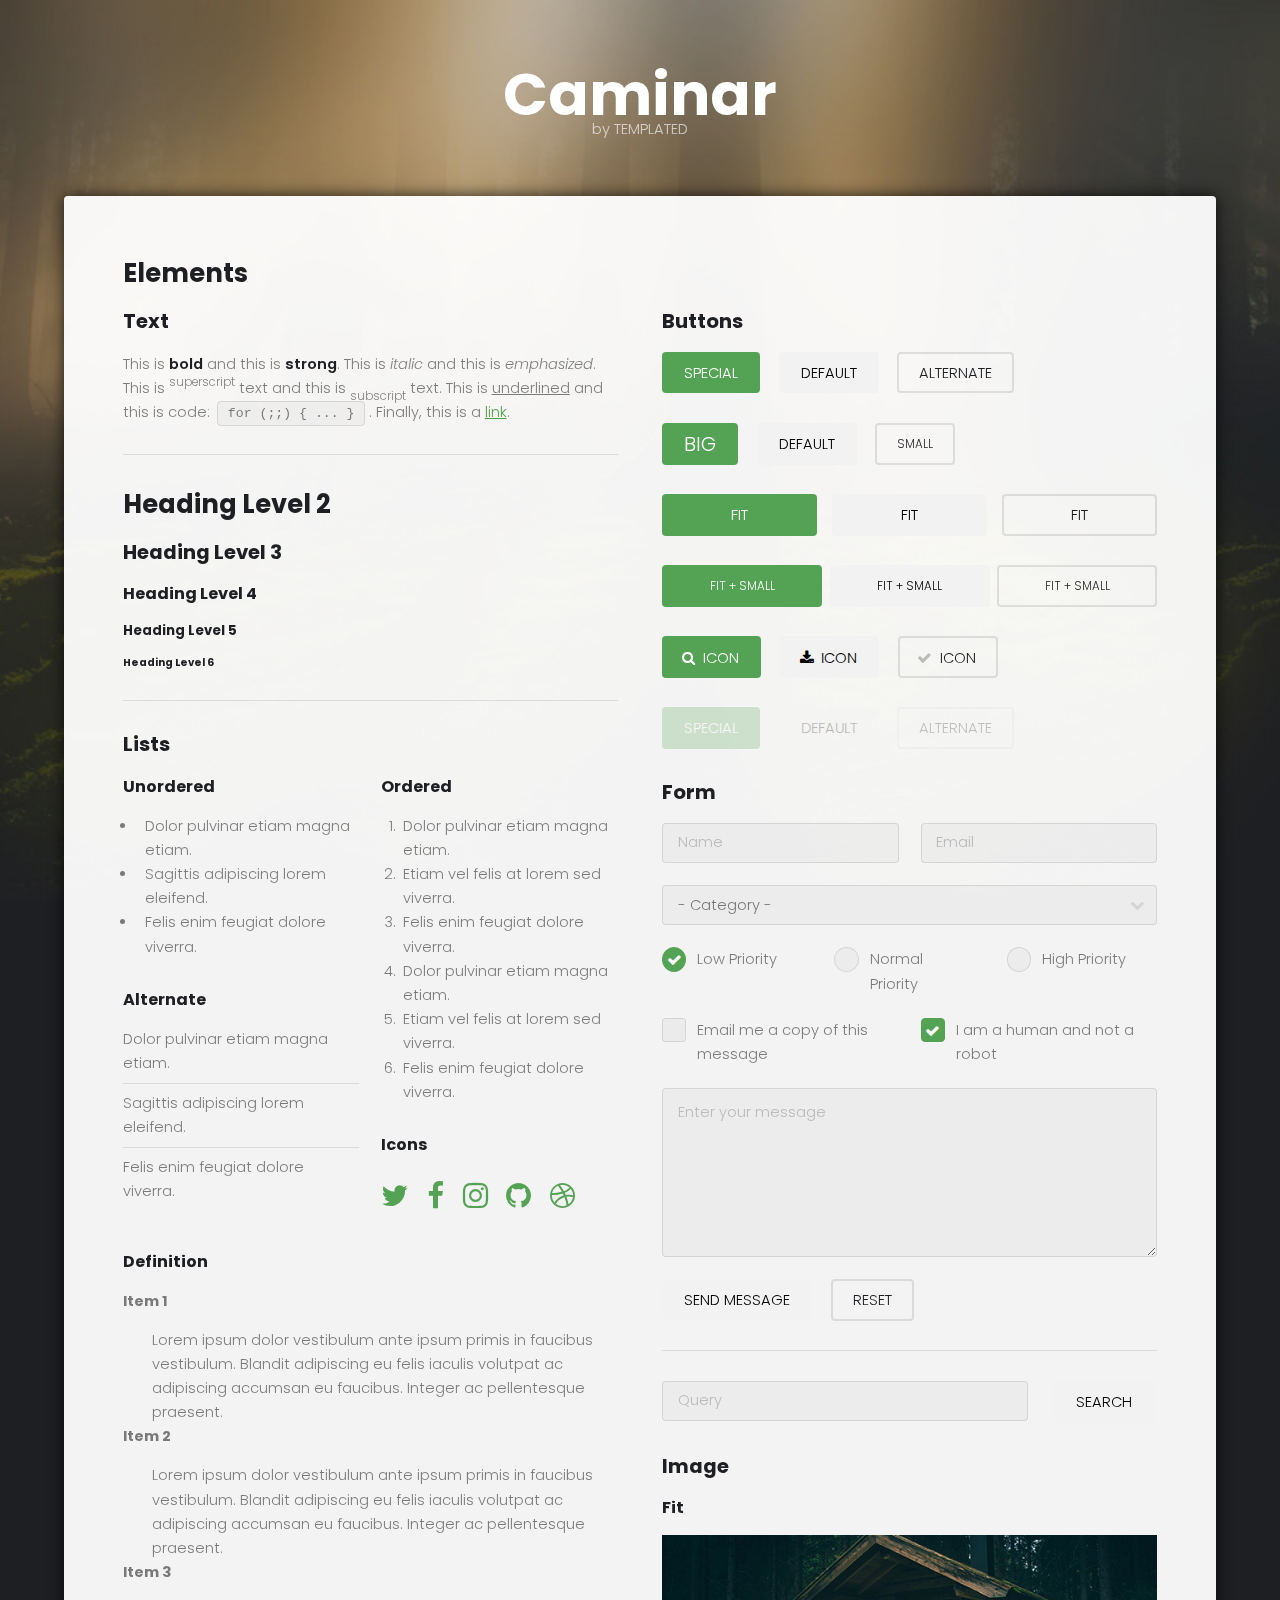
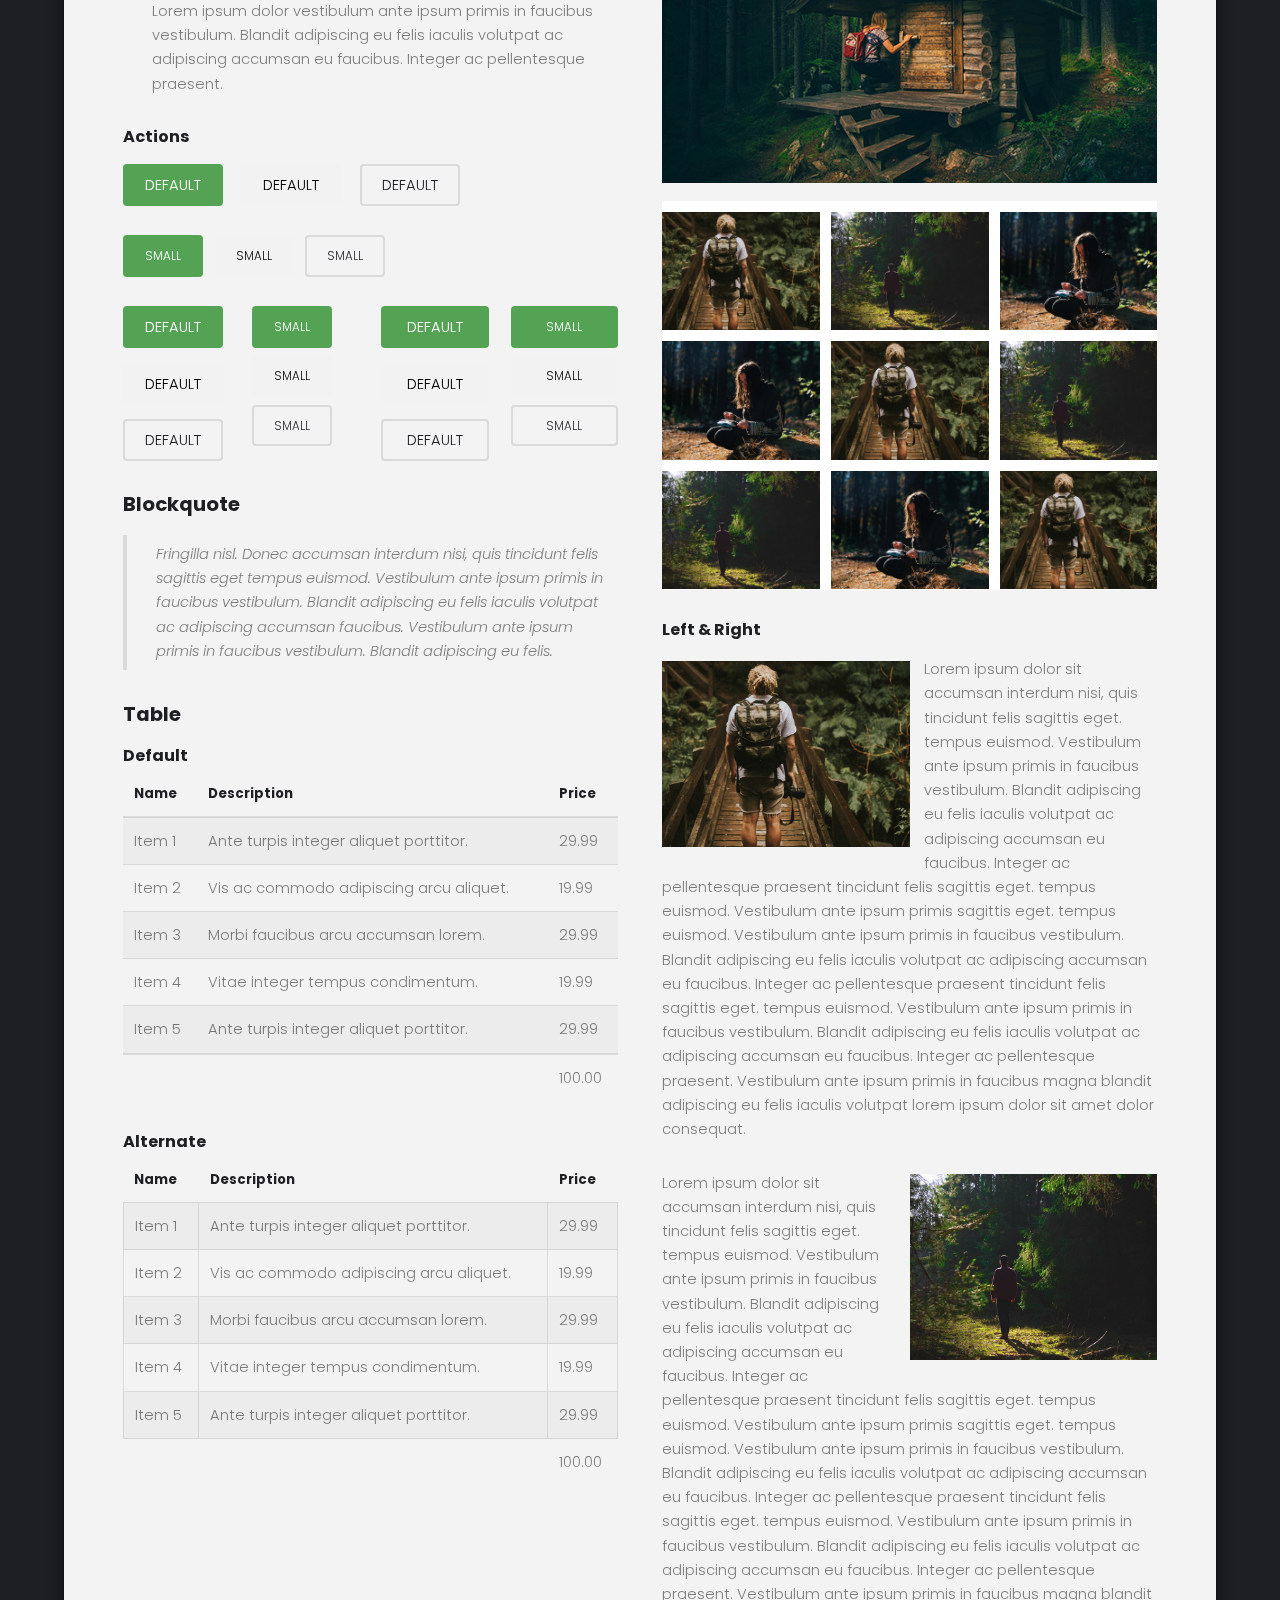
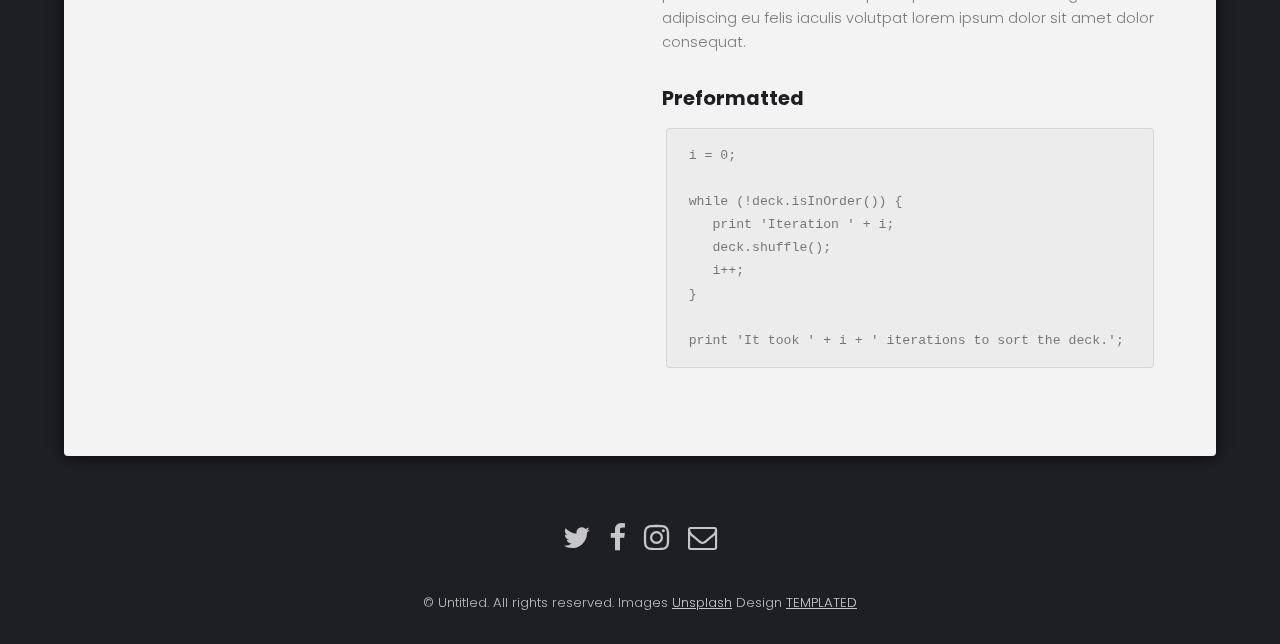
<file: webapp/elements.html>
<!DOCTYPE HTML>
<!--
	Caminar by TEMPLATED
	templated.co @templatedco
	Released for free under the Creative Commons Attribution 3.0 license (templated.co/license)
-->
<html>
	<head>
		<title>Caminar by TEMPLATED</title>
		<meta charset="utf-8" />
		<meta name="viewport" content="width=device-width, initial-scale=1" />
		<link rel="stylesheet" href="assets/css/main.css" />
	</head>
	<body>

		<!-- Header -->
			<header id="header">
				<div class="logo"><a href="#">Caminar <span>by TEMPLATED</span></a></div>
			</header>

		<!-- Main -->
			<section id="main">
				<div class="inner">
					<div class="wrapper style1">
						<div class="content">

							<!-- Elements -->
								<h2 id="elements">Elements</h2>
								<div class="row 200%">
									<div class="6u 12u$(medium)">

										<!-- Text stuff -->
											<h3>Text</h3>
											<p>This is <b>bold</b> and this is <strong>strong</strong>. This is <i>italic</i> and this is <em>emphasized</em>.
											This is <sup>superscript</sup> text and this is <sub>subscript</sub> text.
											This is <u>underlined</u> and this is code: <code>for (;;) { ... }</code>.
											Finally, this is a <a href="#">link</a>.</p>
											<hr />
											<h2>Heading Level 2</h2>
											<h3>Heading Level 3</h3>
											<h4>Heading Level 4</h4>
											<h5>Heading Level 5</h5>
											<h6>Heading Level 6</h6>
											<hr />

										<!-- Lists -->
											<h3>Lists</h3>
											<div class="row">
												<div class="6u 12u$(small)">

													<h4>Unordered</h4>
													<ul>
														<li>Dolor pulvinar etiam magna etiam.</li>
														<li>Sagittis adipiscing lorem eleifend.</li>
														<li>Felis enim feugiat dolore viverra.</li>
													</ul>

													<h4>Alternate</h4>
													<ul class="alt">
														<li>Dolor pulvinar etiam magna etiam.</li>
														<li>Sagittis adipiscing lorem eleifend.</li>
														<li>Felis enim feugiat dolore viverra.</li>
													</ul>

												</div>
												<div class="6u$ 12u$(small)">

													<h4>Ordered</h4>
													<ol>
														<li>Dolor pulvinar etiam magna etiam.</li>
														<li>Etiam vel felis at lorem sed viverra.</li>
														<li>Felis enim feugiat dolore viverra.</li>
														<li>Dolor pulvinar etiam magna etiam.</li>
														<li>Etiam vel felis at lorem sed viverra.</li>
														<li>Felis enim feugiat dolore viverra.</li>
													</ol>

													<h4>Icons</h4>
													<ul class="icons">
														<li><a href="#" class="icon fa-twitter"><span class="label">Twitter</span></a></li>
														<li><a href="#" class="icon fa-facebook"><span class="label">Facebook</span></a></li>
														<li><a href="#" class="icon fa-instagram"><span class="label">Instagram</span></a></li>
														<li><a href="#" class="icon fa-github"><span class="label">Github</span></a></li>
														<li><a href="#" class="icon fa-dribbble"><span class="label">Dribbble</span></a></li>
													</ul>

												</div>
											</div>
											<h4>Definition</h4>
											<dl>
												<dt>Item 1</dt>
												<dd>
													<p>Lorem ipsum dolor vestibulum ante ipsum primis in faucibus vestibulum. Blandit adipiscing eu felis iaculis volutpat ac adipiscing accumsan eu faucibus. Integer ac pellentesque praesent.</p>
												</dd>
												<dt>Item 2</dt>
												<dd>
													<p>Lorem ipsum dolor vestibulum ante ipsum primis in faucibus vestibulum. Blandit adipiscing eu felis iaculis volutpat ac adipiscing accumsan eu faucibus. Integer ac pellentesque praesent.</p>
												</dd>
												<dt>Item 3</dt>
												<dd>
													<p>Lorem ipsum dolor vestibulum ante ipsum primis in faucibus vestibulum. Blandit adipiscing eu felis iaculis volutpat ac adipiscing accumsan eu faucibus. Integer ac pellentesque praesent.</p>
												</dd>
											</dl>

											<h4>Actions</h4>
											<ul class="actions">
												<li><a href="#" class="button special">Default</a></li>
												<li><a href="#" class="button">Default</a></li>
												<li><a href="#" class="button alt">Default</a></li>
											</ul>
											<ul class="actions small">
												<li><a href="#" class="button special small">Small</a></li>
												<li><a href="#" class="button small">Small</a></li>
												<li><a href="#" class="button alt small">Small</a></li>
											</ul>
											<div class="row">
												<div class="3u 12u$(small)">
													<ul class="actions vertical">
														<li><a href="#" class="button special">Default</a></li>
														<li><a href="#" class="button">Default</a></li>
														<li><a href="#" class="button alt">Default</a></li>
													</ul>
												</div>
												<div class="3u 12u$(small)">
													<ul class="actions vertical small">
														<li><a href="#" class="button special small">Small</a></li>
														<li><a href="#" class="button small">Small</a></li>
														<li><a href="#" class="button alt small">Small</a></li>
													</ul>
												</div>
												<div class="3u 12u$(small)">
													<ul class="actions vertical">
														<li><a href="#" class="button special fit">Default</a></li>
														<li><a href="#" class="button fit">Default</a></li>
														<li><a href="#" class="button alt fit">Default</a></li>
													</ul>
												</div>
												<div class="3u$ 12u$(small)">
													<ul class="actions vertical small">
														<li><a href="#" class="button special small fit">Small</a></li>
														<li><a href="#" class="button small fit">Small</a></li>
														<li><a href="#" class="button alt small fit">Small</a></li>
													</ul>
												</div>
											</div>

										<!-- Blockquote -->
											<h3>Blockquote</h3>
											<blockquote>Fringilla nisl. Donec accumsan interdum nisi, quis tincidunt felis sagittis eget tempus euismod. Vestibulum ante ipsum primis in faucibus vestibulum. Blandit adipiscing eu felis iaculis volutpat ac adipiscing accumsan faucibus. Vestibulum ante ipsum primis in faucibus vestibulum. Blandit adipiscing eu felis.</blockquote>

										<!-- Table -->
											<h3>Table</h3>

											<h4>Default</h4>
											<div class="table-wrapper">
												<table>
													<thead>
														<tr>
															<th>Name</th>
															<th>Description</th>
															<th>Price</th>
														</tr>
													</thead>
													<tbody>
														<tr>
															<td>Item 1</td>
															<td>Ante turpis integer aliquet porttitor.</td>
															<td>29.99</td>
														</tr>
														<tr>
															<td>Item 2</td>
															<td>Vis ac commodo adipiscing arcu aliquet.</td>
															<td>19.99</td>
														</tr>
														<tr>
															<td>Item 3</td>
															<td> Morbi faucibus arcu accumsan lorem.</td>
															<td>29.99</td>
														</tr>
														<tr>
															<td>Item 4</td>
															<td>Vitae integer tempus condimentum.</td>
															<td>19.99</td>
														</tr>
														<tr>
															<td>Item 5</td>
															<td>Ante turpis integer aliquet porttitor.</td>
															<td>29.99</td>
														</tr>
													</tbody>
													<tfoot>
														<tr>
															<td colspan="2"></td>
															<td>100.00</td>
														</tr>
													</tfoot>
												</table>
											</div>

											<h4>Alternate</h4>
											<div class="table-wrapper">
												<table class="alt">
													<thead>
														<tr>
															<th>Name</th>
															<th>Description</th>
															<th>Price</th>
														</tr>
													</thead>
													<tbody>
														<tr>
															<td>Item 1</td>
															<td>Ante turpis integer aliquet porttitor.</td>
															<td>29.99</td>
														</tr>
														<tr>
															<td>Item 2</td>
															<td>Vis ac commodo adipiscing arcu aliquet.</td>
															<td>19.99</td>
														</tr>
														<tr>
															<td>Item 3</td>
															<td> Morbi faucibus arcu accumsan lorem.</td>
															<td>29.99</td>
														</tr>
														<tr>
															<td>Item 4</td>
															<td>Vitae integer tempus condimentum.</td>
															<td>19.99</td>
														</tr>
														<tr>
															<td>Item 5</td>
															<td>Ante turpis integer aliquet porttitor.</td>
															<td>29.99</td>
														</tr>
													</tbody>
													<tfoot>
														<tr>
															<td colspan="2"></td>
															<td>100.00</td>
														</tr>
													</tfoot>
												</table>
											</div>

									</div>
									<div class="6u$ 12u$(medium)">

										<!-- Buttons -->
											<h3>Buttons</h3>
											<ul class="actions">
												<li><a href="#" class="button special">Special</a></li>
												<li><a href="#" class="button">Default</a></li>
												<li><a href="#" class="button alt">Alternate</a></li>
											</ul>
											<ul class="actions">
												<li><a href="#" class="button special big">Big</a></li>
												<li><a href="#" class="button">Default</a></li>
												<li><a href="#" class="button alt small">Small</a></li>
											</ul>
											<ul class="actions fit">
												<li><a href="#" class="button special fit">Fit</a></li>
												<li><a href="#" class="button fit">Fit</a></li>
												<li><a href="#" class="button alt fit">Fit</a></li>
											</ul>
											<ul class="actions fit small">
												<li><a href="#" class="button special fit small">Fit + Small</a></li>
												<li><a href="#" class="button fit small">Fit + Small</a></li>
												<li><a href="#" class="button alt fit small">Fit + Small</a></li>
											</ul>
											<ul class="actions">
												<li><a href="#" class="button special icon fa-search">Icon</a></li>
												<li><a href="#" class="button icon fa-download">Icon</a></li>
												<li><a href="#" class="button alt icon fa-check">Icon</a></li>
											</ul>
											<ul class="actions">
												<li><span class="button special disabled">Special</span></li>
												<li><span class="button disabled">Default</span></li>
												<li><span class="button alt disabled">Alternate</span></li>
											</ul>

										<!-- Form -->
											<h3>Form</h3>

											<form method="post" action="#">
												<div class="row uniform">
													<div class="6u 12u$(xsmall)">
														<input type="text" name="name" id="name" value="" placeholder="Name" />
													</div>
													<div class="6u$ 12u$(xsmall)">
														<input type="email" name="email" id="email" value="" placeholder="Email" />
													</div>
													<!-- Break -->
													<div class="12u$">
														<div class="select-wrapper">
															<select name="category" id="category">
																<option value="">- Category -</option>
																<option value="1">Manufacturing</option>
																<option value="1">Shipping</option>
																<option value="1">Administration</option>
																<option value="1">Human Resources</option>
															</select>
														</div>
													</div>
													<!-- Break -->
													<div class="4u 12u$(small)">
														<input type="radio" id="priority-low" name="priority" checked>
														<label for="priority-low">Low Priority</label>
													</div>
													<div class="4u 12u$(small)">
														<input type="radio" id="priority-normal" name="priority">
														<label for="priority-normal">Normal Priority</label>
													</div>
													<div class="4u$ 12u$(small)">
														<input type="radio" id="priority-high" name="priority">
														<label for="priority-high">High Priority</label>
													</div>
													<!-- Break -->
													<div class="6u 12u$(small)">
														<input type="checkbox" id="copy" name="copy">
														<label for="copy">Email me a copy of this message</label>
													</div>
													<div class="6u$ 12u$(small)">
														<input type="checkbox" id="human" name="human" checked>
														<label for="human">I am a human and not a robot</label>
													</div>
													<!-- Break -->
													<div class="12u$">
														<textarea name="message" id="message" placeholder="Enter your message" rows="6"></textarea>
													</div>
													<!-- Break -->
													<div class="12u$">
														<ul class="actions">
															<li><input type="submit" value="Send Message" /></li>
															<li><input type="reset" value="Reset" class="alt" /></li>
														</ul>
													</div>
												</div>
											</form>

											<hr />

											<form method="post" action="#">
												<div class="row uniform">
													<div class="9u 12u$(small)">
														<input type="text" name="query" id="query" value="" placeholder="Query" />
													</div>
													<div class="3u$ 12u$(small)">
														<input type="submit" value="Search" class="fit" />
													</div>
												</div>
											</form>

										<!-- Image -->
											<h3>Image</h3>

											<h4>Fit</h4>
											<span class="image fit"><img src="images/pic01.jpg" alt="" /></span>
											<div class="box alt">
												<div class="row 50% uniform">
													<div class="4u"><span class="image fit"><img src="images/pic06.jpg" alt="" /></span></div>
													<div class="4u"><span class="image fit"><img src="images/pic07.jpg" alt="" /></span></div>
													<div class="4u$"><span class="image fit"><img src="images/pic08.jpg" alt="" /></span></div>
													<!-- Break -->
													<div class="4u"><span class="image fit"><img src="images/pic08.jpg" alt="" /></span></div>
													<div class="4u"><span class="image fit"><img src="images/pic06.jpg" alt="" /></span></div>
													<div class="4u$"><span class="image fit"><img src="images/pic07.jpg" alt="" /></span></div>
													<!-- Break -->
													<div class="4u"><span class="image fit"><img src="images/pic07.jpg" alt="" /></span></div>
													<div class="4u"><span class="image fit"><img src="images/pic08.jpg" alt="" /></span></div>
													<div class="4u$"><span class="image fit"><img src="images/pic06.jpg" alt="" /></span></div>
												</div>
											</div>

											<h4>Left &amp; Right</h4>
											<p><span class="image left"><img src="images/pic06.jpg" alt="" /></span>Lorem ipsum dolor sit accumsan interdum nisi, quis tincidunt felis sagittis eget. tempus euismod. Vestibulum ante ipsum primis in faucibus vestibulum. Blandit adipiscing eu felis iaculis volutpat ac adipiscing accumsan eu faucibus. Integer ac pellentesque praesent tincidunt felis sagittis eget. tempus euismod. Vestibulum ante ipsum primis sagittis eget. tempus euismod. Vestibulum ante ipsum primis in faucibus vestibulum. Blandit adipiscing eu felis iaculis volutpat ac adipiscing accumsan eu faucibus. Integer ac pellentesque praesent tincidunt felis sagittis eget. tempus euismod. Vestibulum ante ipsum primis in faucibus vestibulum. Blandit adipiscing eu felis iaculis volutpat ac adipiscing accumsan eu faucibus. Integer ac pellentesque praesent. Vestibulum ante ipsum primis in faucibus magna blandit adipiscing eu felis iaculis volutpat lorem ipsum dolor sit amet dolor consequat.</p>
											<p><span class="image right"><img src="images/pic07.jpg" alt="" /></span>Lorem ipsum dolor sit accumsan interdum nisi, quis tincidunt felis sagittis eget. tempus euismod. Vestibulum ante ipsum primis in faucibus vestibulum. Blandit adipiscing eu felis iaculis volutpat ac adipiscing accumsan eu faucibus. Integer ac pellentesque praesent tincidunt felis sagittis eget. tempus euismod. Vestibulum ante ipsum primis sagittis eget. tempus euismod. Vestibulum ante ipsum primis in faucibus vestibulum. Blandit adipiscing eu felis iaculis volutpat ac adipiscing accumsan eu faucibus. Integer ac pellentesque praesent tincidunt felis sagittis eget. tempus euismod. Vestibulum ante ipsum primis in faucibus vestibulum. Blandit adipiscing eu felis iaculis volutpat ac adipiscing accumsan eu faucibus. Integer ac pellentesque praesent. Vestibulum ante ipsum primis in faucibus magna blandit adipiscing eu felis iaculis volutpat lorem ipsum dolor sit amet dolor consequat.</p>

										<!-- Preformatted Code -->
											<h3>Preformatted</h3>
											<pre><code>i = 0;

while (!deck.isInOrder()) {
   print 'Iteration ' + i;
   deck.shuffle();
   i++;
}

print 'It took ' + i + ' iterations to sort the deck.';
</code></pre>

									</div>
								</div>
							</div>

						</div>
					</div>
			</section>

		<!-- Footer -->
			<footer id="footer">
				<div class="container">
					<ul class="icons">
						<li><a href="#" class="icon fa-twitter"><span class="label">Twitter</span></a></li>
						<li><a href="#" class="icon fa-facebook"><span class="label">Facebook</span></a></li>
						<li><a href="#" class="icon fa-instagram"><span class="label">Instagram</span></a></li>
						<li><a href="#" class="icon fa-envelope-o"><span class="label">Email</span></a></li>
					</ul>
				</div>
				<div class="copyright">
					&copy; Untitled. All rights reserved. Images <a href="https://unsplash.com">Unsplash</a> Design <a href="https://templated.co">TEMPLATED</a>
				</div>
			</footer>

		<!-- Scripts -->
			<script src="assets/js/jquery.min.js"></script>
			<script src="assets/js/jquery.poptrox.min.js"></script>
			<script src="assets/js/skel.min.js"></script>
			<script src="assets/js/util.js"></script>
			<script src="assets/js/main.js"></script>

	</body>
</html>
</file>
<file: webapp/assets/css/main.css>
@import url(font-awesome.min.css);
@import url("https://fonts.googleapis.com/css?family=Poppins:300,400,500,600,700");

/*
	Caminar by TEMPLATED
	templated.co @templatedco
	Released for free under the Creative Commons Attribution 3.0 license (templated.co/license)
*/

/* Reset */

	html, body, div, span, applet, object, iframe, h1, h2, h3, h4, h5, h6, p, blockquote, pre, a, abbr, acronym, address, big, cite, code, del, dfn, em, img, ins, kbd, q, s, samp, small, strike, strong, sub, sup, tt, var, b, u, i, center, dl, dt, dd, ol, ul, li, fieldset, form, label, legend, table, caption, tbody, tfoot, thead, tr, th, td, article, aside, canvas, details, embed, figure, figcaption, footer, header, hgroup, menu, nav, output, ruby, section, summary, time, mark, audio, video {
		margin: 0;
		padding: 0;
		border: 0;
		font-size: 100%;
		font: inherit;
		vertical-align: baseline;
	}

	article, aside, details, figcaption, figure, footer, header, hgroup, menu, nav, section {
		display: block;
	}

	body {
		line-height: 1;
	}

	ol, ul {
		list-style: none;
	}

	blockquote, q {
		quotes: none;
	}

	blockquote:before, blockquote:after, q:before, q:after {
		content: '';
		content: none;
	}

	table {
		border-collapse: collapse;
		border-spacing: 0;
	}

	body {
		-webkit-text-size-adjust: none;
	}

/* Box Model */

	*, *:before, *:after {
		-moz-box-sizing: border-box;
		-webkit-box-sizing: border-box;
		box-sizing: border-box;
	}

/* Containers */

	.container {
		margin-left: auto;
		margin-right: auto;
		text-align: center;
	}

	.container.\31 25\25 {
		width: 100%;
		max-width: 100rem;
		min-width: 80rem;
	}

	.container.\37 5\25 {
		width: 60rem;
	}

	.container.\35 0\25 {
		width: 40rem;
	}

	.container.\32 5\25 {
		width: 20rem;
	}

	.container {
		width: 80rem;
	}

	@media screen and (max-width: 1680px) {

		.container.\31 25\25 {
			width: 100%;
			max-width: 100rem;
			min-width: 80rem;
		}

		.container.\37 5\25 {
			width: 60rem;
		}

		.container.\35 0\25 {
			width: 40rem;
		}

		.container.\32 5\25 {
			width: 20rem;
		}

		.container {
			width: 80rem;
		}

	}

	@media screen and (max-width: 1280px) {

		.container.\31 25\25 {
			width: 100%;
			max-width: 81.25rem;
			min-width: 65rem;
		}

		.container.\37 5\25 {
			width: 48.75rem;
		}

		.container.\35 0\25 {
			width: 32.5rem;
		}

		.container.\32 5\25 {
			width: 16.25rem;
		}

		.container {
			width: 65rem;
		}

	}

	@media screen and (max-width: 980px) {

		.container.\31 25\25 {
			width: 100%;
			max-width: 112.5%;
			min-width: 90%;
		}

		.container.\37 5\25 {
			width: 67.5%;
		}

		.container.\35 0\25 {
			width: 45%;
		}

		.container.\32 5\25 {
			width: 22.5%;
		}

		.container {
			width: 90%;
		}

	}

	@media screen and (max-width: 736px) {

		.container.\31 25\25 {
			width: 100%;
			max-width: 112.5%;
			min-width: 90%;
		}

		.container.\37 5\25 {
			width: 67.5%;
		}

		.container.\35 0\25 {
			width: 45%;
		}

		.container.\32 5\25 {
			width: 22.5%;
		}

		.container {
			width: 90% !important;
		}

	}

	@media screen and (max-width: 480px) {

		.container.\31 25\25 {
			width: 100%;
			max-width: 112.5%;
			min-width: 90%;
		}

		.container.\37 5\25 {
			width: 67.5%;
		}

		.container.\35 0\25 {
			width: 45%;
		}

		.container.\32 5\25 {
			width: 22.5%;
		}

		.container {
			width: 90% !important;
		}

	}

/* Grid */

	.row {
		border-bottom: solid 1px transparent;
		-moz-box-sizing: border-box;
		-webkit-box-sizing: border-box;
		box-sizing: border-box;
	}

	.row > * {
		float: left;
		-moz-box-sizing: border-box;
		-webkit-box-sizing: border-box;
		box-sizing: border-box;
	}

	.row:after, .row:before {
		content: '';
		display: block;
		clear: both;
		height: 0;
	}

	.row.uniform > * > :first-child {
		margin-top: 0;
	}

	.row.uniform > * > :last-child {
		margin-bottom: 0;
	}

	.row.\30 \25 > * {
		padding: 0 0 0 0rem;
	}

	.row.\30 \25 {
		margin: 0 0 -1px 0rem;
	}

	.row.uniform.\30 \25 > * {
		padding: 0rem 0 0 0rem;
	}

	.row.uniform.\30 \25 {
		margin: 0rem 0 -1px 0rem;
	}

	.row > * {
		padding: 0 0 0 2rem;
	}

	.row {
		margin: 0 0 -1px -2rem;
	}

	.row.uniform > * {
		padding: 2rem 0 0 2rem;
	}

	.row.uniform {
		margin: -2rem 0 -1px -2rem;
	}

	.row.\32 00\25 > * {
		padding: 0 0 0 4rem;
	}

	.row.\32 00\25 {
		margin: 0 0 -1px -4rem;
	}

	.row.uniform.\32 00\25 > * {
		padding: 4rem 0 0 4rem;
	}

	.row.uniform.\32 00\25 {
		margin: -4rem 0 -1px -4rem;
	}

	.row.\31 50\25 > * {
		padding: 0 0 0 3rem;
	}

	.row.\31 50\25 {
		margin: 0 0 -1px -3rem;
	}

	.row.uniform.\31 50\25 > * {
		padding: 3rem 0 0 3rem;
	}

	.row.uniform.\31 50\25 {
		margin: -3rem 0 -1px -3rem;
	}

	.row.\35 0\25 > * {
		padding: 0 0 0 1rem;
	}

	.row.\35 0\25 {
		margin: 0 0 -1px -1rem;
	}

	.row.uniform.\35 0\25 > * {
		padding: 1rem 0 0 1rem;
	}

	.row.uniform.\35 0\25 {
		margin: -1rem 0 -1px -1rem;
	}

	.row.\32 5\25 > * {
		padding: 0 0 0 0.5rem;
	}

	.row.\32 5\25 {
		margin: 0 0 -1px -0.5rem;
	}

	.row.uniform.\32 5\25 > * {
		padding: 0.5rem 0 0 0.5rem;
	}

	.row.uniform.\32 5\25 {
		margin: -0.5rem 0 -1px -0.5rem;
	}

	.\31 2u, .\31 2u\24 {
		width: 100%;
		clear: none;
		margin-left: 0;
	}

	.\31 1u, .\31 1u\24 {
		width: 91.6666666667%;
		clear: none;
		margin-left: 0;
	}

	.\31 0u, .\31 0u\24 {
		width: 83.3333333333%;
		clear: none;
		margin-left: 0;
	}

	.\39 u, .\39 u\24 {
		width: 75%;
		clear: none;
		margin-left: 0;
	}

	.\38 u, .\38 u\24 {
		width: 66.6666666667%;
		clear: none;
		margin-left: 0;
	}

	.\37 u, .\37 u\24 {
		width: 58.3333333333%;
		clear: none;
		margin-left: 0;
	}

	.\36 u, .\36 u\24 {
		width: 50%;
		clear: none;
		margin-left: 0;
	}

	.\35 u, .\35 u\24 {
		width: 41.6666666667%;
		clear: none;
		margin-left: 0;
	}

	.\34 u, .\34 u\24 {
		width: 33.3333333333%;
		clear: none;
		margin-left: 0;
	}

	.\33 u, .\33 u\24 {
		width: 25%;
		clear: none;
		margin-left: 0;
	}

	.\32 u, .\32 u\24 {
		width: 16.6666666667%;
		clear: none;
		margin-left: 0;
	}

	.\31 u, .\31 u\24 {
		width: 8.3333333333%;
		clear: none;
		margin-left: 0;
	}

	.\31 2u\24 + *,
	.\31 1u\24 + *,
	.\31 0u\24 + *,
	.\39 u\24 + *,
	.\38 u\24 + *,
	.\37 u\24 + *,
	.\36 u\24 + *,
	.\35 u\24 + *,
	.\34 u\24 + *,
	.\33 u\24 + *,
	.\32 u\24 + *,
	.\31 u\24 + * {
		clear: left;
	}

	.\-11u {
		margin-left: 91.66667%;
	}

	.\-10u {
		margin-left: 83.33333%;
	}

	.\-9u {
		margin-left: 75%;
	}

	.\-8u {
		margin-left: 66.66667%;
	}

	.\-7u {
		margin-left: 58.33333%;
	}

	.\-6u {
		margin-left: 50%;
	}

	.\-5u {
		margin-left: 41.66667%;
	}

	.\-4u {
		margin-left: 33.33333%;
	}

	.\-3u {
		margin-left: 25%;
	}

	.\-2u {
		margin-left: 16.66667%;
	}

	.\-1u {
		margin-left: 8.33333%;
	}

	@media screen and (max-width: 1680px) {

		.row > * {
			padding: 0 0 0 2rem;
		}

		.row {
			margin: 0 0 -1px -2rem;
		}

		.row.uniform > * {
			padding: 2rem 0 0 2rem;
		}

		.row.uniform {
			margin: -2rem 0 -1px -2rem;
		}

		.row.\32 00\25 > * {
			padding: 0 0 0 4rem;
		}

		.row.\32 00\25 {
			margin: 0 0 -1px -4rem;
		}

		.row.uniform.\32 00\25 > * {
			padding: 4rem 0 0 4rem;
		}

		.row.uniform.\32 00\25 {
			margin: -4rem 0 -1px -4rem;
		}

		.row.\31 50\25 > * {
			padding: 0 0 0 3rem;
		}

		.row.\31 50\25 {
			margin: 0 0 -1px -3rem;
		}

		.row.uniform.\31 50\25 > * {
			padding: 3rem 0 0 3rem;
		}

		.row.uniform.\31 50\25 {
			margin: -3rem 0 -1px -3rem;
		}

		.row.\35 0\25 > * {
			padding: 0 0 0 1rem;
		}

		.row.\35 0\25 {
			margin: 0 0 -1px -1rem;
		}

		.row.uniform.\35 0\25 > * {
			padding: 1rem 0 0 1rem;
		}

		.row.uniform.\35 0\25 {
			margin: -1rem 0 -1px -1rem;
		}

		.row.\32 5\25 > * {
			padding: 0 0 0 0.5rem;
		}

		.row.\32 5\25 {
			margin: 0 0 -1px -0.5rem;
		}

		.row.uniform.\32 5\25 > * {
			padding: 0.5rem 0 0 0.5rem;
		}

		.row.uniform.\32 5\25 {
			margin: -0.5rem 0 -1px -0.5rem;
		}

		.\31 2u\28xlarge\29, .\31 2u\24\28xlarge\29 {
			width: 100%;
			clear: none;
			margin-left: 0;
		}

		.\31 1u\28xlarge\29, .\31 1u\24\28xlarge\29 {
			width: 91.6666666667%;
			clear: none;
			margin-left: 0;
		}

		.\31 0u\28xlarge\29, .\31 0u\24\28xlarge\29 {
			width: 83.3333333333%;
			clear: none;
			margin-left: 0;
		}

		.\39 u\28xlarge\29, .\39 u\24\28xlarge\29 {
			width: 75%;
			clear: none;
			margin-left: 0;
		}

		.\38 u\28xlarge\29, .\38 u\24\28xlarge\29 {
			width: 66.6666666667%;
			clear: none;
			margin-left: 0;
		}

		.\37 u\28xlarge\29, .\37 u\24\28xlarge\29 {
			width: 58.3333333333%;
			clear: none;
			margin-left: 0;
		}

		.\36 u\28xlarge\29, .\36 u\24\28xlarge\29 {
			width: 50%;
			clear: none;
			margin-left: 0;
		}

		.\35 u\28xlarge\29, .\35 u\24\28xlarge\29 {
			width: 41.6666666667%;
			clear: none;
			margin-left: 0;
		}

		.\34 u\28xlarge\29, .\34 u\24\28xlarge\29 {
			width: 33.3333333333%;
			clear: none;
			margin-left: 0;
		}

		.\33 u\28xlarge\29, .\33 u\24\28xlarge\29 {
			width: 25%;
			clear: none;
			margin-left: 0;
		}

		.\32 u\28xlarge\29, .\32 u\24\28xlarge\29 {
			width: 16.6666666667%;
			clear: none;
			margin-left: 0;
		}

		.\31 u\28xlarge\29, .\31 u\24\28xlarge\29 {
			width: 8.3333333333%;
			clear: none;
			margin-left: 0;
		}

		.\31 2u\24\28xlarge\29 + *,
		.\31 1u\24\28xlarge\29 + *,
		.\31 0u\24\28xlarge\29 + *,
		.\39 u\24\28xlarge\29 + *,
		.\38 u\24\28xlarge\29 + *,
		.\37 u\24\28xlarge\29 + *,
		.\36 u\24\28xlarge\29 + *,
		.\35 u\24\28xlarge\29 + *,
		.\34 u\24\28xlarge\29 + *,
		.\33 u\24\28xlarge\29 + *,
		.\32 u\24\28xlarge\29 + *,
		.\31 u\24\28xlarge\29 + * {
			clear: left;
		}

		.\-11u\28xlarge\29 {
			margin-left: 91.66667%;
		}

		.\-10u\28xlarge\29 {
			margin-left: 83.33333%;
		}

		.\-9u\28xlarge\29 {
			margin-left: 75%;
		}

		.\-8u\28xlarge\29 {
			margin-left: 66.66667%;
		}

		.\-7u\28xlarge\29 {
			margin-left: 58.33333%;
		}

		.\-6u\28xlarge\29 {
			margin-left: 50%;
		}

		.\-5u\28xlarge\29 {
			margin-left: 41.66667%;
		}

		.\-4u\28xlarge\29 {
			margin-left: 33.33333%;
		}

		.\-3u\28xlarge\29 {
			margin-left: 25%;
		}

		.\-2u\28xlarge\29 {
			margin-left: 16.66667%;
		}

		.\-1u\28xlarge\29 {
			margin-left: 8.33333%;
		}

	}

	@media screen and (max-width: 1280px) {

		.row > * {
			padding: 0 0 0 1.5rem;
		}

		.row {
			margin: 0 0 -1px -1.5rem;
		}

		.row.uniform > * {
			padding: 1.5rem 0 0 1.5rem;
		}

		.row.uniform {
			margin: -1.5rem 0 -1px -1.5rem;
		}

		.row.\32 00\25 > * {
			padding: 0 0 0 3rem;
		}

		.row.\32 00\25 {
			margin: 0 0 -1px -3rem;
		}

		.row.uniform.\32 00\25 > * {
			padding: 3rem 0 0 3rem;
		}

		.row.uniform.\32 00\25 {
			margin: -3rem 0 -1px -3rem;
		}

		.row.\31 50\25 > * {
			padding: 0 0 0 2.25rem;
		}

		.row.\31 50\25 {
			margin: 0 0 -1px -2.25rem;
		}

		.row.uniform.\31 50\25 > * {
			padding: 2.25rem 0 0 2.25rem;
		}

		.row.uniform.\31 50\25 {
			margin: -2.25rem 0 -1px -2.25rem;
		}

		.row.\35 0\25 > * {
			padding: 0 0 0 0.75rem;
		}

		.row.\35 0\25 {
			margin: 0 0 -1px -0.75rem;
		}

		.row.uniform.\35 0\25 > * {
			padding: 0.75rem 0 0 0.75rem;
		}

		.row.uniform.\35 0\25 {
			margin: -0.75rem 0 -1px -0.75rem;
		}

		.row.\32 5\25 > * {
			padding: 0 0 0 0.375rem;
		}

		.row.\32 5\25 {
			margin: 0 0 -1px -0.375rem;
		}

		.row.uniform.\32 5\25 > * {
			padding: 0.375rem 0 0 0.375rem;
		}

		.row.uniform.\32 5\25 {
			margin: -0.375rem 0 -1px -0.375rem;
		}

		.\31 2u\28large\29, .\31 2u\24\28large\29 {
			width: 100%;
			clear: none;
			margin-left: 0;
		}

		.\31 1u\28large\29, .\31 1u\24\28large\29 {
			width: 91.6666666667%;
			clear: none;
			margin-left: 0;
		}

		.\31 0u\28large\29, .\31 0u\24\28large\29 {
			width: 83.3333333333%;
			clear: none;
			margin-left: 0;
		}

		.\39 u\28large\29, .\39 u\24\28large\29 {
			width: 75%;
			clear: none;
			margin-left: 0;
		}

		.\38 u\28large\29, .\38 u\24\28large\29 {
			width: 66.6666666667%;
			clear: none;
			margin-left: 0;
		}

		.\37 u\28large\29, .\37 u\24\28large\29 {
			width: 58.3333333333%;
			clear: none;
			margin-left: 0;
		}

		.\36 u\28large\29, .\36 u\24\28large\29 {
			width: 50%;
			clear: none;
			margin-left: 0;
		}

		.\35 u\28large\29, .\35 u\24\28large\29 {
			width: 41.6666666667%;
			clear: none;
			margin-left: 0;
		}

		.\34 u\28large\29, .\34 u\24\28large\29 {
			width: 33.3333333333%;
			clear: none;
			margin-left: 0;
		}

		.\33 u\28large\29, .\33 u\24\28large\29 {
			width: 25%;
			clear: none;
			margin-left: 0;
		}

		.\32 u\28large\29, .\32 u\24\28large\29 {
			width: 16.6666666667%;
			clear: none;
			margin-left: 0;
		}

		.\31 u\28large\29, .\31 u\24\28large\29 {
			width: 8.3333333333%;
			clear: none;
			margin-left: 0;
		}

		.\31 2u\24\28large\29 + *,
		.\31 1u\24\28large\29 + *,
		.\31 0u\24\28large\29 + *,
		.\39 u\24\28large\29 + *,
		.\38 u\24\28large\29 + *,
		.\37 u\24\28large\29 + *,
		.\36 u\24\28large\29 + *,
		.\35 u\24\28large\29 + *,
		.\34 u\24\28large\29 + *,
		.\33 u\24\28large\29 + *,
		.\32 u\24\28large\29 + *,
		.\31 u\24\28large\29 + * {
			clear: left;
		}

		.\-11u\28large\29 {
			margin-left: 91.66667%;
		}

		.\-10u\28large\29 {
			margin-left: 83.33333%;
		}

		.\-9u\28large\29 {
			margin-left: 75%;
		}

		.\-8u\28large\29 {
			margin-left: 66.66667%;
		}

		.\-7u\28large\29 {
			margin-left: 58.33333%;
		}

		.\-6u\28large\29 {
			margin-left: 50%;
		}

		.\-5u\28large\29 {
			margin-left: 41.66667%;
		}

		.\-4u\28large\29 {
			margin-left: 33.33333%;
		}

		.\-3u\28large\29 {
			margin-left: 25%;
		}

		.\-2u\28large\29 {
			margin-left: 16.66667%;
		}

		.\-1u\28large\29 {
			margin-left: 8.33333%;
		}

	}

	@media screen and (max-width: 980px) {

		.row > * {
			padding: 0 0 0 1.5rem;
		}

		.row {
			margin: 0 0 -1px -1.5rem;
		}

		.row.uniform > * {
			padding: 1.5rem 0 0 1.5rem;
		}

		.row.uniform {
			margin: -1.5rem 0 -1px -1.5rem;
		}

		.row.\32 00\25 > * {
			padding: 0 0 0 3rem;
		}

		.row.\32 00\25 {
			margin: 0 0 -1px -3rem;
		}

		.row.uniform.\32 00\25 > * {
			padding: 3rem 0 0 3rem;
		}

		.row.uniform.\32 00\25 {
			margin: -3rem 0 -1px -3rem;
		}

		.row.\31 50\25 > * {
			padding: 0 0 0 2.25rem;
		}

		.row.\31 50\25 {
			margin: 0 0 -1px -2.25rem;
		}

		.row.uniform.\31 50\25 > * {
			padding: 2.25rem 0 0 2.25rem;
		}

		.row.uniform.\31 50\25 {
			margin: -2.25rem 0 -1px -2.25rem;
		}

		.row.\35 0\25 > * {
			padding: 0 0 0 0.75rem;
		}

		.row.\35 0\25 {
			margin: 0 0 -1px -0.75rem;
		}

		.row.uniform.\35 0\25 > * {
			padding: 0.75rem 0 0 0.75rem;
		}

		.row.uniform.\35 0\25 {
			margin: -0.75rem 0 -1px -0.75rem;
		}

		.row.\32 5\25 > * {
			padding: 0 0 0 0.375rem;
		}

		.row.\32 5\25 {
			margin: 0 0 -1px -0.375rem;
		}

		.row.uniform.\32 5\25 > * {
			padding: 0.375rem 0 0 0.375rem;
		}

		.row.uniform.\32 5\25 {
			margin: -0.375rem 0 -1px -0.375rem;
		}

		.\31 2u\28medium\29, .\31 2u\24\28medium\29 {
			width: 100%;
			clear: none;
			margin-left: 0;
		}

		.\31 1u\28medium\29, .\31 1u\24\28medium\29 {
			width: 91.6666666667%;
			clear: none;
			margin-left: 0;
		}

		.\31 0u\28medium\29, .\31 0u\24\28medium\29 {
			width: 83.3333333333%;
			clear: none;
			margin-left: 0;
		}

		.\39 u\28medium\29, .\39 u\24\28medium\29 {
			width: 75%;
			clear: none;
			margin-left: 0;
		}

		.\38 u\28medium\29, .\38 u\24\28medium\29 {
			width: 66.6666666667%;
			clear: none;
			margin-left: 0;
		}

		.\37 u\28medium\29, .\37 u\24\28medium\29 {
			width: 58.3333333333%;
			clear: none;
			margin-left: 0;
		}

		.\36 u\28medium\29, .\36 u\24\28medium\29 {
			width: 50%;
			clear: none;
			margin-left: 0;
		}

		.\35 u\28medium\29, .\35 u\24\28medium\29 {
			width: 41.6666666667%;
			clear: none;
			margin-left: 0;
		}

		.\34 u\28medium\29, .\34 u\24\28medium\29 {
			width: 33.3333333333%;
			clear: none;
			margin-left: 0;
		}

		.\33 u\28medium\29, .\33 u\24\28medium\29 {
			width: 25%;
			clear: none;
			margin-left: 0;
		}

		.\32 u\28medium\29, .\32 u\24\28medium\29 {
			width: 16.6666666667%;
			clear: none;
			margin-left: 0;
		}

		.\31 u\28medium\29, .\31 u\24\28medium\29 {
			width: 8.3333333333%;
			clear: none;
			margin-left: 0;
		}

		.\31 2u\24\28medium\29 + *,
		.\31 1u\24\28medium\29 + *,
		.\31 0u\24\28medium\29 + *,
		.\39 u\24\28medium\29 + *,
		.\38 u\24\28medium\29 + *,
		.\37 u\24\28medium\29 + *,
		.\36 u\24\28medium\29 + *,
		.\35 u\24\28medium\29 + *,
		.\34 u\24\28medium\29 + *,
		.\33 u\24\28medium\29 + *,
		.\32 u\24\28medium\29 + *,
		.\31 u\24\28medium\29 + * {
			clear: left;
		}

		.\-11u\28medium\29 {
			margin-left: 91.66667%;
		}

		.\-10u\28medium\29 {
			margin-left: 83.33333%;
		}

		.\-9u\28medium\29 {
			margin-left: 75%;
		}

		.\-8u\28medium\29 {
			margin-left: 66.66667%;
		}

		.\-7u\28medium\29 {
			margin-left: 58.33333%;
		}

		.\-6u\28medium\29 {
			margin-left: 50%;
		}

		.\-5u\28medium\29 {
			margin-left: 41.66667%;
		}

		.\-4u\28medium\29 {
			margin-left: 33.33333%;
		}

		.\-3u\28medium\29 {
			margin-left: 25%;
		}

		.\-2u\28medium\29 {
			margin-left: 16.66667%;
		}

		.\-1u\28medium\29 {
			margin-left: 8.33333%;
		}

	}

	@media screen and (max-width: 736px) {

		.row > * {
			padding: 0 0 0 1.25rem;
		}

		.row {
			margin: 0 0 -1px -1.25rem;
		}

		.row.uniform > * {
			padding: 1.25rem 0 0 1.25rem;
		}

		.row.uniform {
			margin: -1.25rem 0 -1px -1.25rem;
		}

		.row.\32 00\25 > * {
			padding: 0 0 0 2.5rem;
		}

		.row.\32 00\25 {
			margin: 0 0 -1px -2.5rem;
		}

		.row.uniform.\32 00\25 > * {
			padding: 2.5rem 0 0 2.5rem;
		}

		.row.uniform.\32 00\25 {
			margin: -2.5rem 0 -1px -2.5rem;
		}

		.row.\31 50\25 > * {
			padding: 0 0 0 1.875rem;
		}

		.row.\31 50\25 {
			margin: 0 0 -1px -1.875rem;
		}

		.row.uniform.\31 50\25 > * {
			padding: 1.875rem 0 0 1.875rem;
		}

		.row.uniform.\31 50\25 {
			margin: -1.875rem 0 -1px -1.875rem;
		}

		.row.\35 0\25 > * {
			padding: 0 0 0 0.625rem;
		}

		.row.\35 0\25 {
			margin: 0 0 -1px -0.625rem;
		}

		.row.uniform.\35 0\25 > * {
			padding: 0.625rem 0 0 0.625rem;
		}

		.row.uniform.\35 0\25 {
			margin: -0.625rem 0 -1px -0.625rem;
		}

		.row.\32 5\25 > * {
			padding: 0 0 0 0.3125rem;
		}

		.row.\32 5\25 {
			margin: 0 0 -1px -0.3125rem;
		}

		.row.uniform.\32 5\25 > * {
			padding: 0.3125rem 0 0 0.3125rem;
		}

		.row.uniform.\32 5\25 {
			margin: -0.3125rem 0 -1px -0.3125rem;
		}

		.\31 2u\28small\29, .\31 2u\24\28small\29 {
			width: 100%;
			clear: none;
			margin-left: 0;
		}

		.\31 1u\28small\29, .\31 1u\24\28small\29 {
			width: 91.6666666667%;
			clear: none;
			margin-left: 0;
		}

		.\31 0u\28small\29, .\31 0u\24\28small\29 {
			width: 83.3333333333%;
			clear: none;
			margin-left: 0;
		}

		.\39 u\28small\29, .\39 u\24\28small\29 {
			width: 75%;
			clear: none;
			margin-left: 0;
		}

		.\38 u\28small\29, .\38 u\24\28small\29 {
			width: 66.6666666667%;
			clear: none;
			margin-left: 0;
		}

		.\37 u\28small\29, .\37 u\24\28small\29 {
			width: 58.3333333333%;
			clear: none;
			margin-left: 0;
		}

		.\36 u\28small\29, .\36 u\24\28small\29 {
			width: 50%;
			clear: none;
			margin-left: 0;
		}

		.\35 u\28small\29, .\35 u\24\28small\29 {
			width: 41.6666666667%;
			clear: none;
			margin-left: 0;
		}

		.\34 u\28small\29, .\34 u\24\28small\29 {
			width: 33.3333333333%;
			clear: none;
			margin-left: 0;
		}

		.\33 u\28small\29, .\33 u\24\28small\29 {
			width: 25%;
			clear: none;
			margin-left: 0;
		}

		.\32 u\28small\29, .\32 u\24\28small\29 {
			width: 16.6666666667%;
			clear: none;
			margin-left: 0;
		}

		.\31 u\28small\29, .\31 u\24\28small\29 {
			width: 8.3333333333%;
			clear: none;
			margin-left: 0;
		}

		.\31 2u\24\28small\29 + *,
		.\31 1u\24\28small\29 + *,
		.\31 0u\24\28small\29 + *,
		.\39 u\24\28small\29 + *,
		.\38 u\24\28small\29 + *,
		.\37 u\24\28small\29 + *,
		.\36 u\24\28small\29 + *,
		.\35 u\24\28small\29 + *,
		.\34 u\24\28small\29 + *,
		.\33 u\24\28small\29 + *,
		.\32 u\24\28small\29 + *,
		.\31 u\24\28small\29 + * {
			clear: left;
		}

		.\-11u\28small\29 {
			margin-left: 91.66667%;
		}

		.\-10u\28small\29 {
			margin-left: 83.33333%;
		}

		.\-9u\28small\29 {
			margin-left: 75%;
		}

		.\-8u\28small\29 {
			margin-left: 66.66667%;
		}

		.\-7u\28small\29 {
			margin-left: 58.33333%;
		}

		.\-6u\28small\29 {
			margin-left: 50%;
		}

		.\-5u\28small\29 {
			margin-left: 41.66667%;
		}

		.\-4u\28small\29 {
			margin-left: 33.33333%;
		}

		.\-3u\28small\29 {
			margin-left: 25%;
		}

		.\-2u\28small\29 {
			margin-left: 16.66667%;
		}

		.\-1u\28small\29 {
			margin-left: 8.33333%;
		}

	}

	@media screen and (max-width: 480px) {

		.row > * {
			padding: 0 0 0 1.25rem;
		}

		.row {
			margin: 0 0 -1px -1.25rem;
		}

		.row.uniform > * {
			padding: 1.25rem 0 0 1.25rem;
		}

		.row.uniform {
			margin: -1.25rem 0 -1px -1.25rem;
		}

		.row.\32 00\25 > * {
			padding: 0 0 0 2.5rem;
		}

		.row.\32 00\25 {
			margin: 0 0 -1px -2.5rem;
		}

		.row.uniform.\32 00\25 > * {
			padding: 2.5rem 0 0 2.5rem;
		}

		.row.uniform.\32 00\25 {
			margin: -2.5rem 0 -1px -2.5rem;
		}

		.row.\31 50\25 > * {
			padding: 0 0 0 1.875rem;
		}

		.row.\31 50\25 {
			margin: 0 0 -1px -1.875rem;
		}

		.row.uniform.\31 50\25 > * {
			padding: 1.875rem 0 0 1.875rem;
		}

		.row.uniform.\31 50\25 {
			margin: -1.875rem 0 -1px -1.875rem;
		}

		.row.\35 0\25 > * {
			padding: 0 0 0 0.625rem;
		}

		.row.\35 0\25 {
			margin: 0 0 -1px -0.625rem;
		}

		.row.uniform.\35 0\25 > * {
			padding: 0.625rem 0 0 0.625rem;
		}

		.row.uniform.\35 0\25 {
			margin: -0.625rem 0 -1px -0.625rem;
		}

		.row.\32 5\25 > * {
			padding: 0 0 0 0.3125rem;
		}

		.row.\32 5\25 {
			margin: 0 0 -1px -0.3125rem;
		}

		.row.uniform.\32 5\25 > * {
			padding: 0.3125rem 0 0 0.3125rem;
		}

		.row.uniform.\32 5\25 {
			margin: -0.3125rem 0 -1px -0.3125rem;
		}

		.\31 2u\28xsmall\29, .\31 2u\24\28xsmall\29 {
			width: 100%;
			clear: none;
			margin-left: 0;
		}

		.\31 1u\28xsmall\29, .\31 1u\24\28xsmall\29 {
			width: 91.6666666667%;
			clear: none;
			margin-left: 0;
		}

		.\31 0u\28xsmall\29, .\31 0u\24\28xsmall\29 {
			width: 83.3333333333%;
			clear: none;
			margin-left: 0;
		}

		.\39 u\28xsmall\29, .\39 u\24\28xsmall\29 {
			width: 75%;
			clear: none;
			margin-left: 0;
		}

		.\38 u\28xsmall\29, .\38 u\24\28xsmall\29 {
			width: 66.6666666667%;
			clear: none;
			margin-left: 0;
		}

		.\37 u\28xsmall\29, .\37 u\24\28xsmall\29 {
			width: 58.3333333333%;
			clear: none;
			margin-left: 0;
		}

		.\36 u\28xsmall\29, .\36 u\24\28xsmall\29 {
			width: 50%;
			clear: none;
			margin-left: 0;
		}

		.\35 u\28xsmall\29, .\35 u\24\28xsmall\29 {
			width: 41.6666666667%;
			clear: none;
			margin-left: 0;
		}

		.\34 u\28xsmall\29, .\34 u\24\28xsmall\29 {
			width: 33.3333333333%;
			clear: none;
			margin-left: 0;
		}

		.\33 u\28xsmall\29, .\33 u\24\28xsmall\29 {
			width: 25%;
			clear: none;
			margin-left: 0;
		}

		.\32 u\28xsmall\29, .\32 u\24\28xsmall\29 {
			width: 16.6666666667%;
			clear: none;
			margin-left: 0;
		}

		.\31 u\28xsmall\29, .\31 u\24\28xsmall\29 {
			width: 8.3333333333%;
			clear: none;
			margin-left: 0;
		}

		.\31 2u\24\28xsmall\29 + *,
		.\31 1u\24\28xsmall\29 + *,
		.\31 0u\24\28xsmall\29 + *,
		.\39 u\24\28xsmall\29 + *,
		.\38 u\24\28xsmall\29 + *,
		.\37 u\24\28xsmall\29 + *,
		.\36 u\24\28xsmall\29 + *,
		.\35 u\24\28xsmall\29 + *,
		.\34 u\24\28xsmall\29 + *,
		.\33 u\24\28xsmall\29 + *,
		.\32 u\24\28xsmall\29 + *,
		.\31 u\24\28xsmall\29 + * {
			clear: left;
		}

		.\-11u\28xsmall\29 {
			margin-left: 91.66667%;
		}

		.\-10u\28xsmall\29 {
			margin-left: 83.33333%;
		}

		.\-9u\28xsmall\29 {
			margin-left: 75%;
		}

		.\-8u\28xsmall\29 {
			margin-left: 66.66667%;
		}

		.\-7u\28xsmall\29 {
			margin-left: 58.33333%;
		}

		.\-6u\28xsmall\29 {
			margin-left: 50%;
		}

		.\-5u\28xsmall\29 {
			margin-left: 41.66667%;
		}

		.\-4u\28xsmall\29 {
			margin-left: 33.33333%;
		}

		.\-3u\28xsmall\29 {
			margin-left: 25%;
		}

		.\-2u\28xsmall\29 {
			margin-left: 16.66667%;
		}

		.\-1u\28xsmall\29 {
			margin-left: 8.33333%;
		}

	}

/* Basic */

	@-ms-viewport {
		width: device-width;
	}

	body {
		-ms-overflow-style: scrollbar;
	}

	@media screen and (max-width: 480px) {

		html, body {
			min-width: 320px;
		}

	}

	body {
		background: #fff;
	}

		body.is-loading *, body.is-loading *:before, body.is-loading *:after {
			-moz-animation: none !important;
			-webkit-animation: none !important;
			-ms-animation: none !important;
			animation: none !important;
			-moz-transition: none !important;
			-webkit-transition: none !important;
			-ms-transition: none !important;
			transition: none !important;
		}

/* Type */

	html {
		font-size: 13pt;
	}

		@media screen and (max-width: 1680px) {

			html {
				font-size: 11pt;
			}

		}

		@media screen and (max-width: 1280px) {

			html {
				font-size: 11pt;
			}

		}

		@media screen and (max-width: 980px) {

			html {
				font-size: 12pt;
			}

		}

		@media screen and (max-width: 736px) {

			html {
				font-size: 12pt;
			}

		}

		@media screen and (max-width: 480px) {

			html {
				font-size: 12pt;
			}

		}

	body {
		background-color: #fff;
		color: rgba(0, 0, 0, 0.5);
	}

	body, input, select, textarea {
		font-family: "Poppins", sans-serif;
		font-weight: 300;
		font-size: 1rem;
		line-height: 1.65;
	}

	a {
		text-decoration: underline;
	}

		a:hover {
			text-decoration: none;
		}

	strong, b {
		font-weight: 600;
	}

	em, i {
		font-style: italic;
	}

	p {
		margin: 0 0 2rem 0;
	}

		p:last-child {
			margin: 0;
		}

		p.special {
			text-transform: uppercase;
			font-size: .75rem;
			font-weight: 300;
			margin: 0 0 .5rem 0;
			padding: 0 0 1rem 0;
			letter-spacing: .25rem;
		}

			p.special:after {
				content: '';
				position: absolute;
				margin: auto;
				right: 0;
				bottom: 0;
				left: 0;
				width: 50%;
				height: 1px;
				background-color: rgba(0, 0, 0, 0.125);
			}

	h1, h2, h3, h4, h5, h6 {
		font-weight: 700;
		line-height: 1.5;
		margin: 0 0 1rem 0;
	}

		h1 a, h2 a, h3 a, h4 a, h5 a, h6 a {
			color: inherit;
			text-decoration: none;
		}

	h2 {
		font-size: 1.75rem;
	}

	h3 {
		font-size: 1.35rem;
	}

	h4 {
		font-size: 1.1rem;
	}

	h5 {
		font-size: 0.9rem;
	}

	h6 {
		font-size: 0.7rem;
	}

	sub {
		font-size: 0.8rem;
		position: relative;
		top: 0.5rem;
	}

	sup {
		font-size: 0.8rem;
		position: relative;
		top: -0.5rem;
	}

	blockquote {
		border-left: solid 4px;
		font-style: italic;
		margin: 0 0 2rem 0;
		padding: 0.5rem 0 0.5rem 2rem;
	}

	code {
		border-radius: 4px;
		border: solid 1px;
		font-family: "Courier New", monospace;
		font-size: 0.9rem;
		margin: 0 0.25rem;
		padding: 0.25rem 0.65rem;
	}

	pre {
		-webkit-overflow-scrolling: touch;
		font-family: "Courier New", monospace;
		font-size: 0.9rem;
		margin: 0 0 2rem 0;
	}

		pre code {
			display: block;
			line-height: 1.75;
			padding: 1rem 1.5rem;
			overflow-x: auto;
		}

	hr {
		border: 0;
		border-bottom: solid 1px;
		margin: 2rem 0;
	}

		hr.major {
			margin: 3rem 0;
		}

	.align-left {
		text-align: left;
	}

	.align-center {
		text-align: center;
	}

	.align-right {
		text-align: right;
	}

	input, select, textarea {
		color: #1e1f23;
	}

	a {
		color: #54a354;
	}

	strong, b {
		color: #1e1f23;
	}

	h1, h2, h3, h4, h5, h6 {
		color: #1e1f23;
	}

	blockquote {
		border-left-color: rgba(144, 144, 144, 0.25);
	}

	code {
		background: rgba(144, 144, 144, 0.075);
		border-color: rgba(144, 144, 144, 0.25);
	}

	hr {
		border-bottom-color: rgba(144, 144, 144, 0.25);
	}

/* Box */

	.box {
		margin-bottom: 2rem;
		background: rgba(255, 255, 255, 0.95);
		border-radius: 4px;
	}

		.box .image.fit {
			margin: 0;
			border-radius: 0;
		}

			.box .image.fit img {
				border-radius: 0;
			}

		.box header {
			margin: 0 0 2rem 0;
		}

			.box header h2 {
				margin-bottom: 1rem;
				position: relative;
				padding-bottom: 1rem;
				font-weight: 700;
			}

				.box header h2:after {
					content: '';
					position: absolute;
					margin: auto;
					right: 0;
					bottom: 0;
					left: 0;
					width: 10%;
					height: 1px;
					background-color: rgba(0, 0, 0, 0.125);
				}

			.box header p {
				text-transform: uppercase;
				font-size: .75rem;
				font-weight: 300;
				margin: 1rem 0;
				padding: 0;
				letter-spacing: .25rem;
			}

		.box .content {
			padding: 3rem;
		}

		.box > :last-child,
		.box > :last-child > :last-child,
		.box > :last-child > :last-child > :last-child {
			margin-bottom: 0;
		}

		.box.alt {
			border: 0;
			border-radius: 0;
			padding: 0;
		}

		@media screen and (max-width: 736px) {

			.box .content {
				padding: 2rem;
			}

		}

	.box {
		border-color: rgba(144, 144, 144, 0.25);
	}

/* Button */

	input[type="submit"],
	input[type="reset"],
	input[type="button"],
	button,
	.button {
		-moz-appearance: none;
		-webkit-appearance: none;
		-ms-appearance: none;
		appearance: none;
		-moz-transition: background-color 0.2s ease-in-out, color 0.2s ease-in-out;
		-webkit-transition: background-color 0.2s ease-in-out, color 0.2s ease-in-out;
		-ms-transition: background-color 0.2s ease-in-out, color 0.2s ease-in-out;
		transition: background-color 0.2s ease-in-out, color 0.2s ease-in-out;
		border-radius: 4px;
		border: 0;
		cursor: pointer;
		display: inline-block;
		font-weight: 300;
		height: 2.85rem;
		line-height: 2.95rem;
		padding: 0 1.5rem;
		text-align: center;
		text-decoration: none;
		text-transform: uppercase;
		white-space: nowrap;
	}

		input[type="submit"].icon,
		input[type="reset"].icon,
		input[type="button"].icon,
		button.icon,
		.button.icon {
			padding-left: 1.35rem;
		}

			input[type="submit"].icon:before,
			input[type="reset"].icon:before,
			input[type="button"].icon:before,
			button.icon:before,
			.button.icon:before {
				margin-right: 0.5rem;
			}

		input[type="submit"].fit,
		input[type="reset"].fit,
		input[type="button"].fit,
		button.fit,
		.button.fit {
			display: block;
			margin: 0 0 1rem 0;
			width: 100%;
		}

		input[type="submit"].small,
		input[type="reset"].small,
		input[type="button"].small,
		button.small,
		.button.small {
			font-size: 0.8rem;
		}

		input[type="submit"].big,
		input[type="reset"].big,
		input[type="button"].big,
		button.big,
		.button.big {
			font-size: 1.35rem;
		}

		input[type="submit"].disabled, input[type="submit"]:disabled,
		input[type="reset"].disabled,
		input[type="reset"]:disabled,
		input[type="button"].disabled,
		input[type="button"]:disabled,
		button.disabled,
		button:disabled,
		.button.disabled,
		.button:disabled {
			-moz-pointer-events: none;
			-webkit-pointer-events: none;
			-ms-pointer-events: none;
			pointer-events: none;
			opacity: 0.25;
		}

		@media screen and (max-width: 480px) {

			input[type="submit"],
			input[type="reset"],
			input[type="button"],
			button,
			.button {
				padding: 0;
				width: 100%;
			}

		}

	input[type="submit"],
	input[type="reset"],
	input[type="button"],
	button,
	.button {
		background-color: #f2f2f2;
		color: #000 !important;
	}

		input[type="submit"]:hover,
		input[type="reset"]:hover,
		input[type="button"]:hover,
		button:hover,
		.button:hover {
			background-color: white;
		}

		input[type="submit"]:active,
		input[type="reset"]:active,
		input[type="button"]:active,
		button:active,
		.button:active {
			background-color: #e5e5e5;
		}

		input[type="submit"].alt,
		input[type="reset"].alt,
		input[type="button"].alt,
		button.alt,
		.button.alt {
			background-color: transparent;
			box-shadow: inset 0 0 0 2px rgba(144, 144, 144, 0.25);
			color: #1e1f23 !important;
		}

			input[type="submit"].alt:hover,
			input[type="reset"].alt:hover,
			input[type="button"].alt:hover,
			button.alt:hover,
			.button.alt:hover {
				background-color: rgba(144, 144, 144, 0.075);
			}

			input[type="submit"].alt:active,
			input[type="reset"].alt:active,
			input[type="button"].alt:active,
			button.alt:active,
			.button.alt:active {
				background-color: rgba(144, 144, 144, 0.2);
			}

			input[type="submit"].alt.icon:before,
			input[type="reset"].alt.icon:before,
			input[type="button"].alt.icon:before,
			button.alt.icon:before,
			.button.alt.icon:before {
				color: #bbb;
			}

		input[type="submit"].special,
		input[type="reset"].special,
		input[type="button"].special,
		button.special,
		.button.special {
			background-color: #54a354;
			color: #ffffff !important;
		}

			input[type="submit"].special:hover,
			input[type="reset"].special:hover,
			input[type="button"].special:hover,
			button.special:hover,
			.button.special:hover {
				background-color: #62ae62;
			}

			input[type="submit"].special:active,
			input[type="reset"].special:active,
			input[type="button"].special:active,
			button.special:active,
			.button.special:active {
				background-color: #4b924b;
			}

/* Form */

	form {
		margin: 0 0 2rem 0;
	}

	label {
		display: block;
		font-size: 0.9rem;
		font-weight: 700;
		margin: 0 0 1rem 0;
	}

	input[type="text"],
	input[type="password"],
	input[type="email"],
	select,
	textarea {
		-moz-appearance: none;
		-webkit-appearance: none;
		-ms-appearance: none;
		appearance: none;
		border-radius: 4px;
		border: none;
		border: solid 1px;
		color: inherit;
		display: block;
		outline: 0;
		padding: 0 1rem;
		text-decoration: none;
		width: 100%;
	}

		input[type="text"]:invalid,
		input[type="password"]:invalid,
		input[type="email"]:invalid,
		select:invalid,
		textarea:invalid {
			box-shadow: none;
		}

	.select-wrapper {
		text-decoration: none;
		display: block;
		position: relative;
	}

		.select-wrapper:before {
			-moz-osx-font-smoothing: grayscale;
			-webkit-font-smoothing: antialiased;
			font-family: FontAwesome;
			font-style: normal;
			font-weight: normal;
			text-transform: none !important;
		}

		.select-wrapper:before {
			content: '\f078';
			display: block;
			height: 2.75rem;
			line-height: 2.75rem;
			pointer-events: none;
			position: absolute;
			right: 0;
			text-align: center;
			top: 0;
			width: 2.75rem;
		}

		.select-wrapper select::-ms-expand {
			display: none;
		}

	input[type="text"],
	input[type="password"],
	input[type="email"],
	select {
		height: 2.75rem;
	}

	textarea {
		padding: 0.75rem 1rem;
	}

	input[type="checkbox"],
	input[type="radio"] {
		-moz-appearance: none;
		-webkit-appearance: none;
		-ms-appearance: none;
		appearance: none;
		display: block;
		float: left;
		margin-right: -2rem;
		opacity: 0;
		width: 1rem;
		z-index: -1;
	}

		input[type="checkbox"] + label,
		input[type="radio"] + label {
			text-decoration: none;
			cursor: pointer;
			display: inline-block;
			font-size: 1rem;
			font-weight: 300;
			padding-left: 2.4rem;
			padding-right: 0.75rem;
			position: relative;
		}

			input[type="checkbox"] + label:before,
			input[type="radio"] + label:before {
				-moz-osx-font-smoothing: grayscale;
				-webkit-font-smoothing: antialiased;
				font-family: FontAwesome;
				font-style: normal;
				font-weight: normal;
				text-transform: none !important;
			}

			input[type="checkbox"] + label:before,
			input[type="radio"] + label:before {
				border-radius: 4px;
				border: solid 1px;
				content: '';
				display: inline-block;
				height: 1.65rem;
				left: 0;
				line-height: 1.58125rem;
				position: absolute;
				text-align: center;
				top: 0;
				width: 1.65rem;
			}

		input[type="checkbox"]:checked + label:before,
		input[type="radio"]:checked + label:before {
			content: '\f00c';
		}

	input[type="checkbox"] + label:before {
		border-radius: 4px;
	}

	input[type="radio"] + label:before {
		border-radius: 100%;
	}

	::-webkit-input-placeholder {
		opacity: 1.0;
	}

	:-moz-placeholder {
		opacity: 1.0;
	}

	::-moz-placeholder {
		opacity: 1.0;
	}

	:-ms-input-placeholder {
		opacity: 1.0;
	}

	.formerize-placeholder {
		opacity: 1.0;
	}

	label {
		color: #1e1f23;
	}

	input[type="text"],
	input[type="password"],
	input[type="email"],
	select,
	textarea {
		background: rgba(144, 144, 144, 0.075);
		border-color: rgba(144, 144, 144, 0.25);
	}

		input[type="text"]:focus,
		input[type="password"]:focus,
		input[type="email"]:focus,
		select:focus,
		textarea:focus {
			border-color: #54a354;
			box-shadow: 0 0 0 1px #54a354;
		}

	.select-wrapper:before {
		color: rgba(144, 144, 144, 0.25);
	}

	input[type="checkbox"] + label,
	input[type="radio"] + label {
		color: rgba(0, 0, 0, 0.5);
	}

		input[type="checkbox"] + label:before,
		input[type="radio"] + label:before {
			background: rgba(144, 144, 144, 0.075);
			border-color: rgba(144, 144, 144, 0.25);
		}

	input[type="checkbox"]:checked + label:before,
	input[type="radio"]:checked + label:before {
		background-color: #54a354;
		border-color: #54a354;
		color: #ffffff;
	}

	input[type="checkbox"]:focus + label:before,
	input[type="radio"]:focus + label:before {
		border-color: #54a354;
		box-shadow: 0 0 0 1px #54a354;
	}

	::-webkit-input-placeholder {
		color: #bbb !important;
	}

	:-moz-placeholder {
		color: #bbb !important;
	}

	::-moz-placeholder {
		color: #bbb !important;
	}

	:-ms-input-placeholder {
		color: #bbb !important;
	}

	.formerize-placeholder {
		color: #bbb !important;
	}

/* Gallery */

	.gallery {
		width: 100%;
		margin: 0;
		display: -moz-flex;
		display: -webkit-flex;
		display: -ms-flex;
		display: flex;
		-moz-flex-wrap: wrap;
		-webkit-flex-wrap: wrap;
		-ms-flex-wrap: wrap;
		flex-wrap: wrap;
		-moz-align-items: stretch;
		-webkit-align-items: stretch;
		-ms-align-items: stretch;
		align-items: stretch;
	}

		.gallery .image.fit {
			margin: 0;
		}

		.gallery > * {
			-moz-flex-shrink: 1;
			-webkit-flex-shrink: 1;
			-ms-flex-shrink: 1;
			flex-shrink: 1;
			-moz-flex-grow: 0;
			-webkit-flex-grow: 0;
			-ms-flex-grow: 0;
			flex-grow: 0;
		}

		.gallery > * {
			width: 50%;
		}

		@media screen and (max-width: 980px) {

			.gallery > * {
				width: 100%;
			}

		}

/* Icon */

	.icon {
		text-decoration: none;
		border-bottom: none;
		position: relative;
	}

		.icon:before {
			-moz-osx-font-smoothing: grayscale;
			-webkit-font-smoothing: antialiased;
			font-family: FontAwesome;
			font-style: normal;
			font-weight: normal;
			text-transform: none !important;
		}

		.icon > .label {
			display: none;
		}

/* Image */

	.image {
		display: inline-block;
		position: relative;
	}

		.image.flush {
			margin: 0 !important;
		}

		.image img {
			display: block;
		}

		.image.left, .image.right {
			max-width: 50%;
		}

			.image.left img, .image.right img {
				width: 100%;
			}

		.image.left {
			float: left;
			margin: 0 1rem 1rem 0;
			top: 0.25rem;
		}

		.image.right {
			float: right;
			margin: 0 0 1rem 1rem;
			top: 0.25rem;
		}

		.image.fit {
			display: block;
			margin: 0 0 2rem 0;
			width: 100%;
		}

			.image.fit img {
				width: 100%;
			}

		.image.main {
			display: block;
			margin: 0 0 3rem 0;
			width: 100%;
		}

			.image.main img {
				width: 100%;
			}

/* List */

	ol {
		list-style: decimal;
		margin: 0 0 2rem 0;
		padding-left: 1.25rem;
	}

		ol li {
			padding-left: 0.25rem;
		}

	ul {
		list-style: disc;
		margin: 0 0 2rem 0;
		padding-left: 1rem;
	}

		ul li {
			padding-left: 0.5rem;
		}

		ul.alt {
			list-style: none;
			padding-left: 0;
		}

			ul.alt li {
				border-top: solid 1px;
				padding: 0.5rem 0;
			}

				ul.alt li:first-child {
					border-top: 0;
					padding-top: 0;
				}

		ul.icons {
			cursor: default;
			list-style: none;
			padding-left: 0;
		}

			ul.icons li {
				display: inline-block;
				padding: 0 1rem 0 0;
			}

				ul.icons li:last-child {
					padding-right: 0;
				}

				ul.icons li .icon:before {
					font-size: 2rem;
				}

		ul.actions {
			cursor: default;
			list-style: none;
			padding-left: 0;
		}

			ul.actions li {
				display: inline-block;
				padding: 0 1rem 0 0;
				vertical-align: middle;
			}

				ul.actions li:last-child {
					padding-right: 0;
				}

			ul.actions.small li {
				padding: 0 0.5rem 0 0;
			}

			ul.actions.vertical li {
				display: block;
				padding: 1rem 0 0 0;
			}

				ul.actions.vertical li:first-child {
					padding-top: 0;
				}

				ul.actions.vertical li > * {
					margin-bottom: 0;
				}

			ul.actions.vertical.small li {
				padding: 0.5rem 0 0 0;
			}

				ul.actions.vertical.small li:first-child {
					padding-top: 0;
				}

			ul.actions.fit {
				display: table;
				margin-left: -1rem;
				padding: 0;
				table-layout: fixed;
				width: calc(100% + 1rem);
			}

				ul.actions.fit li {
					display: table-cell;
					padding: 0 0 0 1rem;
				}

					ul.actions.fit li > * {
						margin-bottom: 0;
					}

				ul.actions.fit.small {
					margin-left: -0.5rem;
					width: calc(100% + 0.5rem);
				}

					ul.actions.fit.small li {
						padding: 0 0 0 0.5rem;
					}

			@media screen and (max-width: 480px) {

				ul.actions {
					margin: 0 0 2rem 0;
				}

					ul.actions li {
						padding: 1rem 0 0 0;
						display: block;
						text-align: center;
						width: 100%;
					}

						ul.actions li:first-child {
							padding-top: 0;
						}

						ul.actions li > * {
							width: 100%;
							margin: 0 !important;
						}

							ul.actions li > *.icon:before {
								margin-left: -2rem;
							}

					ul.actions.small li {
						padding: 0.5rem 0 0 0;
					}

						ul.actions.small li:first-child {
							padding-top: 0;
						}

			}

	dl {
		margin: 0 0 2rem 0;
	}

		dl dt {
			display: block;
			font-weight: 700;
			margin: 0 0 1rem 0;
		}

		dl dd {
			margin-left: 2rem;
		}

	ul.alt li {
		border-top-color: rgba(144, 144, 144, 0.25);
	}

/* Section/Article */

	section.special, article.special {
		text-align: center;
	}

	header p {
		position: relative;
		margin: 0 0 1.5rem 0;
	}

	header h2 + p {
		font-size: 1.25rem;
		margin-top: -1rem;
	}

	header h3 + p {
		font-size: 1.1rem;
		margin-top: -0.8rem;
	}

	header h4 + p,
	header h5 + p,
	header h6 + p {
		font-size: 0.9rem;
		margin-top: -0.6rem;
	}

	header p {
		color: #bbb;
	}

/*Spotlight */

	.spotlight {
		display: -moz-flex;
		display: -webkit-flex;
		display: -ms-flex;
		display: flex;
		-moz-flex-wrap: wrap;
		-webkit-flex-wrap: wrap;
		-ms-flex-wrap: wrap;
		flex-wrap: wrap;
		-moz-align-items: center;
		-webkit-align-items: center;
		-ms-align-items: center;
		align-items: center;
	}

		.spotlight > * {
			-moz-flex-shrink: 1;
			-webkit-flex-shrink: 1;
			-ms-flex-shrink: 1;
			flex-shrink: 1;
			-moz-flex-grow: 0;
			-webkit-flex-grow: 0;
			-ms-flex-grow: 0;
			flex-grow: 0;
		}

		.spotlight > * {
			width: 50%;
		}

		.spotlight p:last-child {
			margin: 0;
		}

		.spotlight .inner {
			padding: 6rem;
		}

		.spotlight .image {
			margin: 0;
		}

			.spotlight .image img {
				width: 100%;
			}

		.spotlight.alt {
			background: #1e1f23;
			color: rgba(255, 255, 255, 0.25);
			display: -moz-flex;
			display: -webkit-flex;
			display: -ms-flex;
			display: flex;
			-moz-flex-wrap: wrap;
			-webkit-flex-wrap: wrap;
			-ms-flex-wrap: wrap;
			flex-wrap: wrap;
			-moz-align-items: center;
			-webkit-align-items: center;
			-ms-align-items: center;
			align-items: center;
			text-align: right;
		}

			.spotlight.alt > * {
				-moz-flex-shrink: 1;
				-webkit-flex-shrink: 1;
				-ms-flex-shrink: 1;
				flex-shrink: 1;
				-moz-flex-grow: 0;
				-webkit-flex-grow: 0;
				-ms-flex-grow: 0;
				flex-grow: 0;
			}

			.spotlight.alt h3 {
				color: #FFF;
			}

			.spotlight.alt .image {
				-moz-order: 2;
				-webkit-order: 2;
				-ms-order: 2;
				order: 2;
			}

		@media screen and (max-width: 1280px) {

			.spotlight .inner {
				padding: 4rem;
			}

		}

		@media screen and (max-width: 980px) {

			.spotlight {
				display: -moz-flex;
				display: -webkit-flex;
				display: -ms-flex;
				display: flex;
				-moz-flex-wrap: wrap;
				-webkit-flex-wrap: wrap;
				-ms-flex-wrap: wrap;
				flex-wrap: wrap;
				-moz-align-items: center;
				-webkit-align-items: center;
				-ms-align-items: center;
				align-items: center;
				text-align: center;
			}

				.spotlight > * {
					-moz-flex-shrink: 1;
					-webkit-flex-shrink: 1;
					-ms-flex-shrink: 1;
					flex-shrink: 1;
					-moz-flex-grow: 0;
					-webkit-flex-grow: 0;
					-ms-flex-grow: 0;
					flex-grow: 0;
				}

				.spotlight > * {
					width: 100%;
				}

				.spotlight.alt {
					display: -moz-flex;
					display: -webkit-flex;
					display: -ms-flex;
					display: flex;
					-moz-flex-wrap: wrap;
					-webkit-flex-wrap: wrap;
					-ms-flex-wrap: wrap;
					flex-wrap: wrap;
					-moz-align-items: center;
					-webkit-align-items: center;
					-ms-align-items: center;
					align-items: center;
					text-align: center;
				}

					.spotlight.alt > * {
						-moz-flex-shrink: 1;
						-webkit-flex-shrink: 1;
						-ms-flex-shrink: 1;
						flex-shrink: 1;
						-moz-flex-grow: 0;
						-webkit-flex-grow: 0;
						-ms-flex-grow: 0;
						flex-grow: 0;
					}

					.spotlight.alt .image {
						-moz-order: 0;
						-webkit-order: 0;
						-ms-order: 0;
						order: 0;
					}

		}

		@media screen and (max-width: 736px) {

			.spotlight .inner {
				padding: 2rem;
			}

		}

/* Table */

	.table-wrapper {
		-webkit-overflow-scrolling: touch;
		overflow-x: auto;
	}

	table {
		margin: 0 0 2rem 0;
		width: 100%;
	}

		table tbody tr {
			border: solid 1px;
			border-left: 0;
			border-right: 0;
		}

		table td {
			padding: 0.75rem 0.75rem;
		}

		table th {
			font-size: 0.9rem;
			font-weight: 700;
			padding: 0 0.75rem 0.75rem 0.75rem;
			text-align: left;
		}

		table thead {
			border-bottom: solid 2px;
		}

		table tfoot {
			border-top: solid 2px;
		}

		table.alt {
			border-collapse: separate;
		}

			table.alt tbody tr td {
				border: solid 1px;
				border-left-width: 0;
				border-top-width: 0;
			}

				table.alt tbody tr td:first-child {
					border-left-width: 1px;
				}

			table.alt tbody tr:first-child td {
				border-top-width: 1px;
			}

			table.alt thead {
				border-bottom: 0;
			}

			table.alt tfoot {
				border-top: 0;
			}

	table tbody tr {
		border-color: rgba(144, 144, 144, 0.25);
	}

		table tbody tr:nth-child(2n + 1) {
			background-color: rgba(144, 144, 144, 0.075);
		}

	table th {
		color: #1e1f23;
	}

	table thead {
		border-bottom-color: rgba(144, 144, 144, 0.25);
	}

	table tfoot {
		border-top-color: rgba(144, 144, 144, 0.25);
	}

	table.alt tbody tr td {
		border-color: rgba(144, 144, 144, 0.25);
	}

/* Header */

	body {
		background-color: #1e1f23;
		padding-top: 8rem;
	}

		body.is-loading:after {
			visibility: hidden;
			opacity: 0;
		}

		body:after {
			-moz-pointer-events: none;
			-webkit-pointer-events: none;
			-ms-pointer-events: none;
			pointer-events: none;
			-moz-transition: opacity 1.5s ease-in-out, visibility 1.5s;
			-webkit-transition: opacity 1.5s ease-in-out, visibility 1.5s;
			-ms-transition: opacity 1.5s ease-in-out, visibility 1.5s;
			transition: opacity 1.5s ease-in-out, visibility 1.5s;
			content: '';
			background-image: url(../../images/bg.jpg);
			background-attachment: fixed;
			background-position: center;
			background-repeat: no-repeat;
			background-size: cover;
			position: fixed;
			display: block;
			top: 0;
			left: 0;
			height: 100%;
			width: 100%;
			z-index: -1;
			visibility: visible;
			opacity: 1;
		}

			@media screen and (max-width: 980px) {

				body:after {
					background-attachment: scroll;
					background-position: top;
					background-size: 100%;
				}

			}

	#header {
		color: #a6a6a6;
		cursor: default;
		position: relative;
		text-align: center;
		z-index: 10001;
	}

		#header > .logo {
			margin: 0 0 4rem 0;
			padding: 0;
		}

			#header > .logo a {
				font-size: 4rem;
				font-weight: 700;
				color: #FFF;
				text-decoration: none;
				line-height: 1rem;
			}

			#header > .logo span {
				font-weight: 300;
				font-size: 1rem;
				display: block;
				color: rgba(255, 255, 255, 0.65);
			}

	@media screen and (max-width: 1280px) {

		body {
			padding-top: 6rem;
			background-attachment: scroll;
			background-size: auto;
			background-position: top;
		}

	}

	@media screen and (max-width: 736px) {

		#header > .logo {
			margin: 0 0 2rem 0;
		}

			#header > .logo a {
				font-size: 3rem;
			}

	}

/* Main */

	#main > .inner {
		margin: 0 auto;
		width: 80rem;
		max-width: 90%;
		margin-bottom: 2rem;
		background: rgba(255, 255, 255, 0.95);
		-webkit-box-shadow: 0px 0px 15px 0px rgba(0, 0, 0, 0.75);
		-moz-box-shadow: 0px 0px 15px 0px rgba(0, 0, 0, 0.75);
		box-shadow: 0px 0px 15px 0px rgba(0, 0, 0, 0.75);
		border-radius: 4px;
	}

	@media screen and (max-width: 980px) {

		#main .image {
			width: 100%;
			min-width: 100%;
			float: none;
			margin: 0 0 2rem 0;
		}

			#main .image img {
				width: 100%;
			}

	}

	.wrapper > header {
		text-align: center;
		background: #FFF;
		padding: 2rem;
		margin: 0;
	}

		.wrapper > header h2 {
			position: relative;
			padding-bottom: .75rem;
		}

			.wrapper > header h2:after {
				content: '';
				position: absolute;
				margin: auto;
				right: 0;
				bottom: 0;
				left: 0;
				width: 10%;
				height: 1px;
				background-color: rgba(0, 0, 0, 0.125);
			}

		.wrapper > header p {
			text-transform: uppercase;
			font-weight: 300;
			font-size: .8rem;
			letter-spacing: .25rem;
			margin: 0;
		}

		.wrapper > header.special {
			padding: 4rem 2rem;
		}

			@media screen and (max-width: 980px) {

				.wrapper > header.special {
					padding: 3rem 2rem;
				}

			}

		@media screen and (max-width: 736px) {

			.wrapper > header {
				padding: 1.5rem;
			}

				.wrapper > header h2 {
					font-size: 1.5rem;
				}

					.wrapper > header h2:after {
						width: 50%;
					}

		}

	.wrapper.style1 .content {
		padding: 6rem;
	}

		@media screen and (max-width: 1280px) {

			.wrapper.style1 .content {
				padding: 4rem;
			}

		}

		@media screen and (max-width: 736px) {

			.wrapper.style1 .content {
				padding: 2rem;
			}

		}

	.wrapper.style2 {
		background: #1e1f23;
		padding: 6rem;
	}

		.wrapper.style2 header {
			background: #121315;
			border-radius: 4px 4px 0 0;
		}

			.wrapper.style2 header h2 {
				color: #FFF;
			}

				.wrapper.style2 header h2:after {
					background-color: rgba(255, 255, 255, 0.125);
				}

			.wrapper.style2 header p {
				color: rgba(255, 255, 255, 0.25);
			}

		@media screen and (max-width: 1280px) {

			.wrapper.style2 {
				padding: 4rem;
			}

		}

		@media screen and (max-width: 736px) {

			.wrapper.style2 {
				padding: 2rem;
			}

		}

/* Footer */

	#footer {
		padding: 2rem 0 0.1rem 0 ;
		text-align: center;
	}

		#footer a {
			color: rgba(255, 255, 255, 0.75);
		}

			#footer a:hover {
				color: #FFF;
			}

		#footer .copyright {
			color: #bbb;
			font-size: 0.9rem;
			margin: 0 0 2rem 0;
			padding: 0 1rem;
			text-align: center;
		}

		@media screen and (max-width: 736px) {

			#footer {
				padding: 1rem 0 0.1rem 0 ;
			}

		}
</file>
